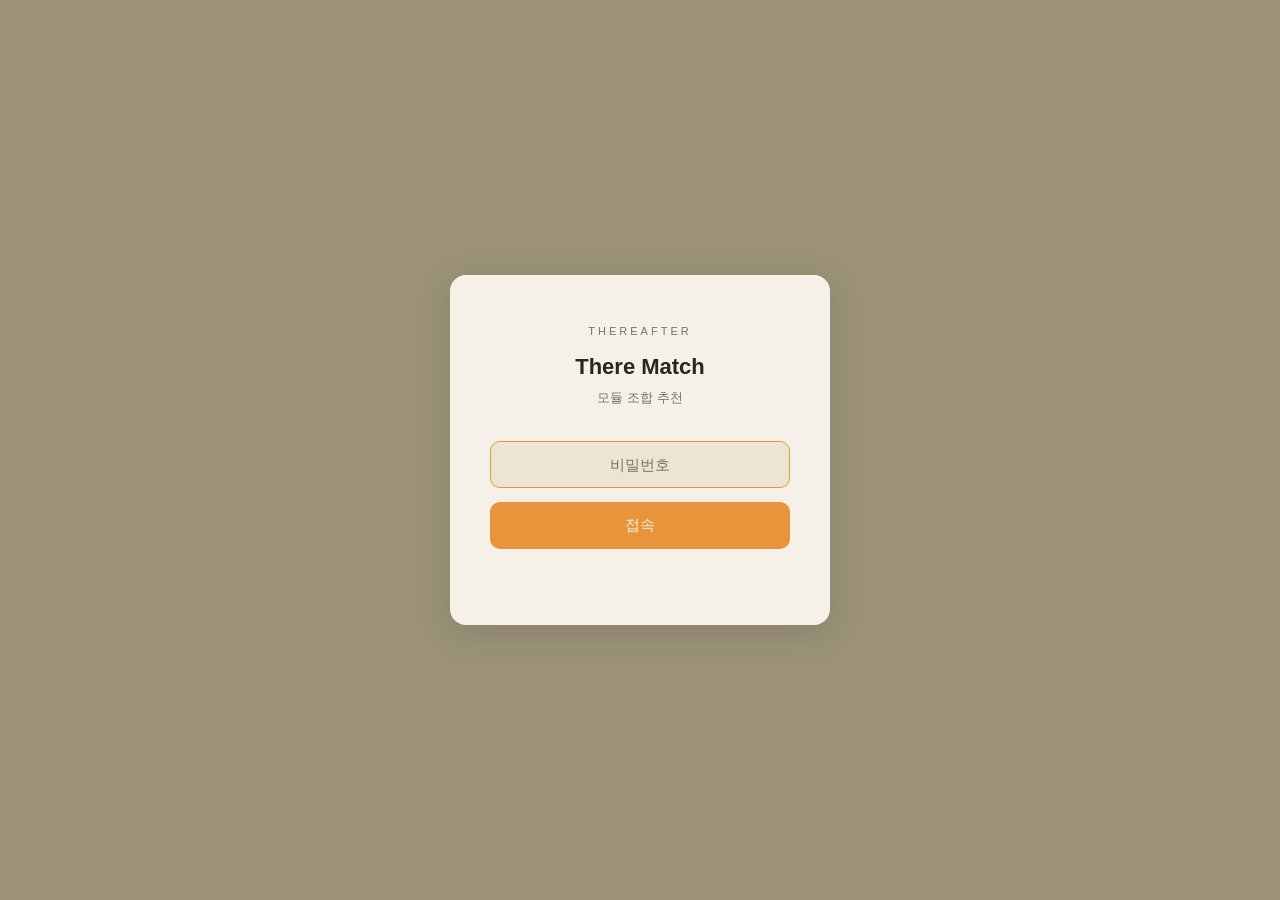
<file: index.html>
<!DOCTYPE html>
<html lang="ko">
<head>
  <meta charset="UTF-8">
  <meta name="viewport" content="width=device-width, initial-scale=1.0">
  <title>thereafter - There Match</title>
  <link rel="stylesheet" href="style.css">
</head>
<body>

  <!-- PASSWORD GATE -->
  <div class="gate" id="gate">
    <div class="gate-box">
      <div class="gate-brand">THEREAFTER</div>
      <h1 class="gate-title">There Match</h1>
      <p class="gate-desc">모듈 조합 추천</p>
      <input type="password" class="gate-input" id="gate-input" placeholder="비밀번호" autocomplete="off">
      <button class="gate-btn" id="gate-btn">접속</button>
      <p class="gate-error" id="gate-error"></p>
    </div>
  </div>

  <header class="hero">
    <div class="hero-inner">
      <div class="hero-top">
        <div class="brand">
          <img src="logo_white.png" alt="thereafter" class="brand-logo">
        </div>
        <div class="hero-right">
          <button class="lock-btn" id="lock-btn">내부 모드</button>
        </div>
      </div>
      <h1 class="main-title">There Match</h1>
      <p class="hero-desc">RFP 입력 → 모듈 조합 자동 추천</p>
    </div>
  </header>

  <main class="content">
    <div class="content-inner">

      <!-- INPUT SECTION -->
      <div id="inputSection">

        <!-- Step 1 -->
        <div class="step">
          <div class="step-header">
            <div class="step-num">1</div>
            <div class="step-title">프로젝트 유형</div>
            <div class="step-sub">단일 선택</div>
          </div>
          <div class="tags" id="projectType">
            <div class="tag" data-val="경험공간">경험공간</div>
            <div class="tag" data-val="판매공간">판매공간</div>
            <div class="tag" data-val="비상설전시">비상설전시</div>
            <div class="tag" data-val="이벤트">이벤트</div>
            <div class="tag" data-val="팝업">팝업</div>
            <div class="tag" data-val="컨설팅">컨설팅</div>
          </div>
        </div>

        <!-- Step 2 -->
        <div class="step">
          <div class="step-header">
            <div class="step-num">2</div>
            <div class="step-title">업종</div>
            <div class="step-sub">단일 선택</div>
          </div>
          <div class="tags" id="industry">
            <div class="tag" data-val="가전/전자">가전/전자</div>
            <div class="tag" data-val="패션/뷰티">패션/뷰티</div>
            <div class="tag" data-val="F&B">F&B</div>
            <div class="tag" data-val="자동차">자동차</div>
            <div class="tag" data-val="유통/리테일">유통/리테일</div>
            <div class="tag" data-val="IT/통신">IT/통신</div>
            <div class="tag" data-val="라이프스타일">라이프스타일</div>
          </div>
        </div>

        <!-- Step 3 -->
        <div class="step">
          <div class="step-header">
            <div class="step-num">3</div>
            <div class="step-title">핵심 타겟</div>
            <div class="step-sub">단일 선택</div>
          </div>
          <div class="tags" id="target">
            <div class="tag" data-val="MZ">MZ (20-35)</div>
            <div class="tag" data-val="3040가족">3040 가족</div>
            <div class="tag" data-val="5060시니어">5060 시니어</div>
            <div class="tag" data-val="프리미엄">프리미엄/VIP</div>
            <div class="tag" data-val="전연령">전연령</div>
          </div>
        </div>

        <!-- Step 4 -->
        <div class="step">
          <div class="step-header">
            <div class="step-num">4</div>
            <div class="step-title">핵심 목적</div>
            <div class="step-sub">복수 선택</div>
          </div>
          <div class="tags multi" id="objective">
            <div class="tag" data-val="매출">매출 증대</div>
            <div class="tag" data-val="인지도">브랜드 인지도</div>
            <div class="tag" data-val="체류">고객 체류시간</div>
            <div class="tag" data-val="유입">신규 고객 유입</div>
            <div class="tag" data-val="재방문">재방문율</div>
            <div class="tag" data-val="체험">제품 체험</div>
            <div class="tag" data-val="바이럴">SNS 바이럴</div>
          </div>
        </div>

        <!-- Step 5 -->
        <div class="step">
          <div class="step-header">
            <div class="step-num">5</div>
            <div class="step-title">예산 규모</div>
            <div class="step-sub">단일 선택</div>
          </div>
          <div class="tags" id="budget">
            <div class="tag" data-val="~5천만">~5천만</div>
            <div class="tag" data-val="5천만~2억">5천만~2억</div>
            <div class="tag" data-val="2억~5억">2억~5억</div>
            <div class="tag" data-val="5억+">5억+</div>
            <div class="tag" data-val="미정">미정</div>
          </div>
        </div>

        <!-- Step 6 -->
        <div class="step">
          <div class="step-header">
            <div class="step-num">6</div>
            <div class="step-title">클라이언트 / 키워드</div>
            <div class="step-sub">선택사항</div>
          </div>
          <input type="text" class="text-input" id="clientName" placeholder="클라이언트명 (비중복 추적용)">
          <textarea class="text-input" id="keywords" placeholder="예: 구독 경험, 홈카페, 예약제, 프리미엄 체험존"></textarea>
        </div>

        <div class="btn-row">
          <button class="btn btn-primary" id="runBtn">조합 추천 실행</button>
          <button class="btn btn-secondary" id="resetBtn">초기화</button>
        </div>
      </div>

      <!-- RESULTS SECTION -->
      <div id="results">
        <div class="divider"></div>
        <div class="summary-bar" id="summaryBar"></div>
        <div id="recipeMatch"></div>
        <div class="result-section" id="resM5"></div>
        <div class="result-section" id="resM1"></div>
        <div class="result-section" id="resM2"></div>
        <div class="result-section" id="resM3"></div>
        <div class="result-section" id="resM4"></div>

        <div class="result-section">
          <div class="result-label">조합 요약 (복사용)</div>
          <div class="copy-box" id="copyBox"></div>
          <div class="btn-row">
            <button class="btn btn-secondary" id="copyBtn">클립보드 복사</button>
            <button class="btn btn-secondary" id="downloadBtn">JSON 다운로드</button>
          </div>
        </div>

        <!-- History (internal only) -->
        <div class="result-section history-section" id="historySection">
          <div class="result-label">PT 이력</div>
          <div id="historyList"></div>
          <div class="btn-row">
            <button class="btn btn-secondary" id="clearHistoryBtn">이력 초기화</button>
          </div>
        </div>

        <div class="btn-row">
          <button class="btn btn-secondary" id="backBtn">← 입력으로 돌아가기</button>
        </div>
      </div>

    </div>
  </main>

  <footer>
    <p>thereafter &copy; 2024</p>
  </footer>

  <div class="toast" id="toast">복사 완료</div>

  <script src="app.js"></script>
</body>
</html>
</file>
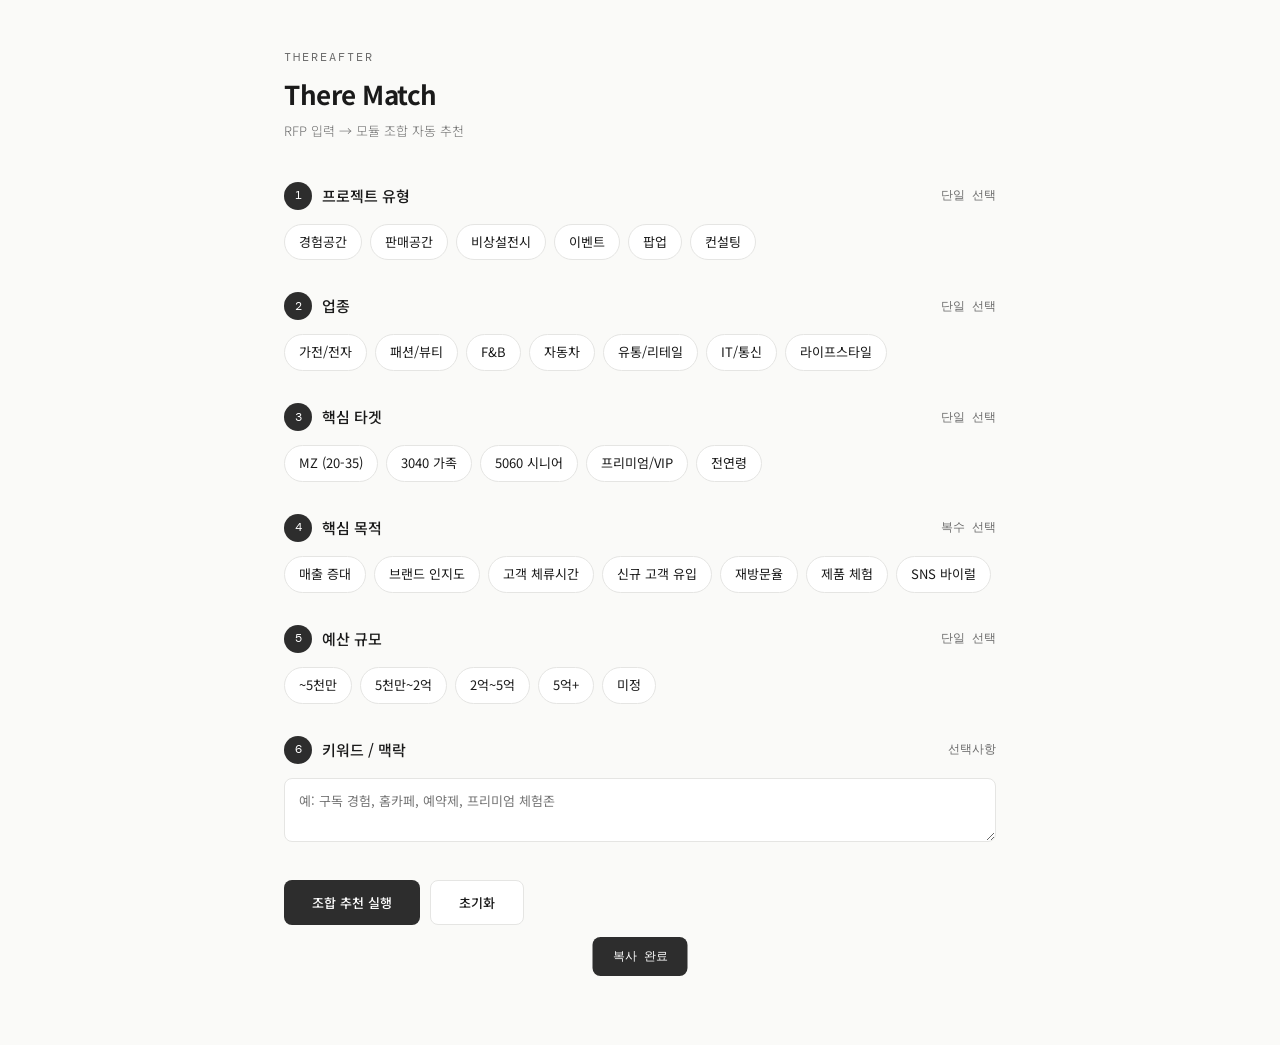
<file: there-match-prototype.html>
<!DOCTYPE html>
<html lang="ko">
<head>
<meta charset="UTF-8">
<meta name="viewport" content="width=device-width, initial-scale=1.0">
<title>There Match — 모듈 조합 추천</title>
<link href="https://fonts.googleapis.com/css2?family=Noto+Sans+KR:wght@300;400;500;700&family=DM+Mono:wght@400;500&display=swap" rel="stylesheet">
<style>
:root {
  --bg: #fafaf8;
  --card: #ffffff;
  --text: #1a1a1a;
  --sub: #6b6b6b;
  --accent: #2d2d2d;
  --border: #e5e5e3;
  --hover: #f5f5f3;
  --tag-bg: #f0f0ee;
  --tag-active: #2d2d2d;
  --tag-active-text: #ffffff;
  --blue: #2563eb;
  --blue-light: #eff6ff;
  --green: #16a34a;
  --green-light: #f0fdf4;
  --amber: #d97706;
  --amber-light: #fffbeb;
  --mono: 'DM Mono', monospace;
  --sans: 'Noto Sans KR', sans-serif;
}

* { margin: 0; padding: 0; box-sizing: border-box; }

body {
  font-family: var(--sans);
  background: var(--bg);
  color: var(--text);
  min-height: 100vh;
  line-height: 1.6;
}

.container {
  max-width: 760px;
  margin: 0 auto;
  padding: 48px 24px 120px;
}

/* Header */
.header { margin-bottom: 40px; }

.header .brand {
  font-family: var(--mono);
  font-size: 12px;
  letter-spacing: 2px;
  text-transform: uppercase;
  color: var(--sub);
  margin-bottom: 6px;
}

.header h1 {
  font-size: 26px;
  font-weight: 700;
  letter-spacing: -0.5px;
  margin-bottom: 6px;
}

.header .desc {
  font-size: 13px;
  color: var(--sub);
  font-weight: 300;
}

/* Steps */
.step {
  margin-bottom: 32px;
  opacity: 1;
  transition: opacity 0.3s;
}

.step-header {
  display: flex;
  align-items: center;
  gap: 10px;
  margin-bottom: 14px;
}

.step-num {
  width: 28px;
  height: 28px;
  border-radius: 50%;
  background: var(--accent);
  color: #fff;
  font-family: var(--mono);
  font-size: 12px;
  display: flex;
  align-items: center;
  justify-content: center;
}

.step-title {
  font-size: 15px;
  font-weight: 500;
}

.step-sub {
  font-size: 12px;
  color: var(--sub);
  margin-left: auto;
  font-family: var(--mono);
}

/* Tags */
.tags { display: flex; flex-wrap: wrap; gap: 8px; }

.tag {
  padding: 7px 14px;
  border: 1px solid var(--border);
  border-radius: 20px;
  font-size: 13px;
  cursor: pointer;
  background: var(--card);
  transition: all 0.15s;
  user-select: none;
}

.tag:hover { background: var(--hover); }
.tag.active { background: var(--tag-active); color: var(--tag-active-text); border-color: var(--tag-active); }

/* Text Input */
.text-input {
  width: 100%;
  padding: 12px 14px;
  border: 1px solid var(--border);
  border-radius: 8px;
  font-family: var(--sans);
  font-size: 13px;
  background: var(--card);
  transition: border-color 0.2s;
  outline: none;
}
.text-input:focus { border-color: var(--accent); }
textarea.text-input { resize: vertical; min-height: 64px; }

/* Divider */
.divider { height: 1px; background: var(--border); margin: 36px 0; }

/* Button */
.btn-row { display: flex; gap: 10px; margin-top: 24px; }

.btn {
  padding: 12px 28px;
  border: none;
  border-radius: 8px;
  font-family: var(--sans);
  font-size: 13px;
  font-weight: 500;
  cursor: pointer;
  transition: all 0.2s;
}

.btn-primary { background: var(--accent); color: #fff; }
.btn-primary:hover { opacity: 0.85; }
.btn-secondary { background: var(--card); color: var(--text); border: 1px solid var(--border); }
.btn-secondary:hover { background: var(--hover); }

/* ===== RESULTS ===== */
#results { display: none; }
#results.show { display: block; }

.result-section {
  background: var(--card);
  border: 1px solid var(--border);
  border-radius: 12px;
  padding: 24px;
  margin-bottom: 16px;
}

.result-label {
  font-family: var(--mono);
  font-size: 11px;
  letter-spacing: 1.5px;
  text-transform: uppercase;
  color: var(--sub);
  margin-bottom: 4px;
}

.result-module-name {
  font-size: 13px;
  font-weight: 500;
  margin-bottom: 2px;
}

.result-module-desc {
  font-size: 12px;
  color: var(--sub);
  font-weight: 300;
}

/* Module Card */
.module-card {
  border-left: 3px solid var(--border);
  padding: 12px 16px;
  margin-bottom: 10px;
  background: var(--bg);
  border-radius: 0 8px 8px 0;
  cursor: pointer;
  transition: all 0.15s;
}

.module-card:hover { border-left-color: var(--accent); }
.module-card.selected { border-left-color: var(--accent); background: #f8f8f6; }

.module-card .mc-tag {
  font-family: var(--mono);
  font-size: 10px;
  color: var(--sub);
  text-transform: uppercase;
  letter-spacing: 1px;
}

.module-card .mc-name {
  font-size: 14px;
  font-weight: 500;
  margin: 2px 0;
}

.module-card .mc-desc {
  font-size: 12px;
  color: var(--sub);
  line-height: 1.5;
}

.module-card .mc-badge {
  display: inline-block;
  padding: 2px 8px;
  border-radius: 4px;
  font-size: 10px;
  font-family: var(--mono);
  margin-top: 4px;
}

.badge-primary { background: var(--blue-light); color: var(--blue); }
.badge-secondary { background: var(--tag-bg); color: var(--sub); }
.badge-match { background: var(--green-light); color: var(--green); }

/* Insight Cards */
.insight-grid {
  display: grid;
  grid-template-columns: 1fr;
  gap: 8px;
}

.insight-card {
  display: flex;
  align-items: flex-start;
  gap: 12px;
  padding: 12px 14px;
  background: var(--bg);
  border-radius: 8px;
  border: 1px solid transparent;
  transition: all 0.15s;
}

.insight-card:hover { border-color: var(--border); }

.insight-num {
  font-family: var(--mono);
  font-size: 11px;
  color: var(--sub);
  min-width: 28px;
  padding-top: 2px;
}

.insight-content { flex: 1; }

.insight-name {
  font-size: 13px;
  font-weight: 500;
  margin-bottom: 2px;
}

.insight-desc {
  font-size: 11px;
  color: var(--sub);
  line-height: 1.5;
}

.insight-tags {
  display: flex;
  gap: 4px;
  margin-top: 4px;
  flex-wrap: wrap;
}

.insight-tag {
  font-family: var(--mono);
  font-size: 9px;
  padding: 1px 6px;
  background: var(--tag-bg);
  border-radius: 3px;
  color: var(--sub);
}

/* Summary Bar */
.summary-bar {
  background: var(--accent);
  color: #fff;
  border-radius: 12px;
  padding: 20px 24px;
  margin-bottom: 16px;
}

.summary-bar .sb-title {
  font-family: var(--mono);
  font-size: 11px;
  letter-spacing: 1.5px;
  text-transform: uppercase;
  opacity: 0.6;
  margin-bottom: 10px;
}

.summary-flow {
  display: flex;
  align-items: center;
  gap: 8px;
  flex-wrap: wrap;
  font-size: 13px;
}

.summary-flow .sf-module {
  background: rgba(255,255,255,0.12);
  padding: 4px 10px;
  border-radius: 6px;
  font-weight: 500;
}

.summary-flow .sf-arrow {
  opacity: 0.4;
  font-size: 11px;
}

/* Recipe */
.recipe-tag {
  display: inline-block;
  padding: 4px 10px;
  border-radius: 6px;
  font-size: 11px;
  font-family: var(--mono);
  background: var(--amber-light);
  color: var(--amber);
  margin-bottom: 12px;
}

/* Copy section */
.copy-box {
  background: var(--bg);
  border: 1px solid var(--border);
  border-radius: 8px;
  padding: 16px;
  font-family: var(--mono);
  font-size: 11px;
  line-height: 1.8;
  color: var(--sub);
  white-space: pre-wrap;
  max-height: 200px;
  overflow-y: auto;
}

.toast {
  position: fixed;
  bottom: 24px;
  left: 50%;
  transform: translateX(-50%) translateY(100px);
  background: var(--accent);
  color: #fff;
  padding: 10px 20px;
  border-radius: 8px;
  font-size: 12px;
  font-family: var(--mono);
  transition: transform 0.3s ease;
  z-index: 100;
}
.toast.show { transform: translateX(-50%) translateY(0); }
</style>
</head>
<body>

<div class="container">
  <!-- Header -->
  <div class="header">
    <div class="brand">thereafter</div>
    <h1>There Match</h1>
    <div class="desc">RFP 입력 → 모듈 조합 자동 추천</div>
  </div>

  <!-- INPUT SECTION -->
  <div id="inputSection">

    <!-- Step 1: 프로젝트 유형 -->
    <div class="step">
      <div class="step-header">
        <div class="step-num">1</div>
        <div class="step-title">프로젝트 유형</div>
        <div class="step-sub">단일 선택</div>
      </div>
      <div class="tags" id="projectType">
        <div class="tag" data-val="경험공간">경험공간</div>
        <div class="tag" data-val="판매공간">판매공간</div>
        <div class="tag" data-val="비상설전시">비상설전시</div>
        <div class="tag" data-val="이벤트">이벤트</div>
        <div class="tag" data-val="팝업">팝업</div>
        <div class="tag" data-val="컨설팅">컨설팅</div>
      </div>
    </div>

    <!-- Step 2: 업종 -->
    <div class="step">
      <div class="step-header">
        <div class="step-num">2</div>
        <div class="step-title">업종</div>
        <div class="step-sub">단일 선택</div>
      </div>
      <div class="tags" id="industry">
        <div class="tag" data-val="가전/전자">가전/전자</div>
        <div class="tag" data-val="패션/뷰티">패션/뷰티</div>
        <div class="tag" data-val="F&B">F&B</div>
        <div class="tag" data-val="자동차">자동차</div>
        <div class="tag" data-val="유통/리테일">유통/리테일</div>
        <div class="tag" data-val="IT/통신">IT/통신</div>
        <div class="tag" data-val="라이프스타일">라이프스타일</div>
      </div>
    </div>

    <!-- Step 3: 핵심 타겟 -->
    <div class="step">
      <div class="step-header">
        <div class="step-num">3</div>
        <div class="step-title">핵심 타겟</div>
        <div class="step-sub">단일 선택</div>
      </div>
      <div class="tags" id="target">
        <div class="tag" data-val="MZ">MZ (20-35)</div>
        <div class="tag" data-val="3040가족">3040 가족</div>
        <div class="tag" data-val="5060시니어">5060 시니어</div>
        <div class="tag" data-val="프리미엄">프리미엄/VIP</div>
        <div class="tag" data-val="전연령">전연령</div>
      </div>
    </div>

    <!-- Step 4: 핵심 목적 -->
    <div class="step">
      <div class="step-header">
        <div class="step-num">4</div>
        <div class="step-title">핵심 목적</div>
        <div class="step-sub">복수 선택</div>
      </div>
      <div class="tags multi" id="objective">
        <div class="tag" data-val="매출">매출 증대</div>
        <div class="tag" data-val="인지도">브랜드 인지도</div>
        <div class="tag" data-val="체류">고객 체류시간</div>
        <div class="tag" data-val="유입">신규 고객 유입</div>
        <div class="tag" data-val="재방문">재방문율</div>
        <div class="tag" data-val="체험">제품 체험</div>
        <div class="tag" data-val="바이럴">SNS 바이럴</div>
      </div>
    </div>

    <!-- Step 5: 예산 -->
    <div class="step">
      <div class="step-header">
        <div class="step-num">5</div>
        <div class="step-title">예산 규모</div>
        <div class="step-sub">단일 선택</div>
      </div>
      <div class="tags" id="budget">
        <div class="tag" data-val="~5천만">~5천만</div>
        <div class="tag" data-val="5천만~2억">5천만~2억</div>
        <div class="tag" data-val="2억~5억">2억~5억</div>
        <div class="tag" data-val="5억+">5억+</div>
        <div class="tag" data-val="미정">미정</div>
      </div>
    </div>

    <!-- Step 6: 키워드 -->
    <div class="step">
      <div class="step-header">
        <div class="step-num">6</div>
        <div class="step-title">키워드 / 맥락</div>
        <div class="step-sub">선택사항</div>
      </div>
      <textarea class="text-input" id="keywords" placeholder="예: 구독 경험, 홈카페, 예약제, 프리미엄 체험존"></textarea>
    </div>

    <div class="btn-row">
      <button class="btn btn-primary" onclick="runMatch()">조합 추천 실행</button>
      <button class="btn btn-secondary" onclick="resetAll()">초기화</button>
    </div>
  </div>

  <!-- RESULTS SECTION -->
  <div id="results">
    <div class="divider"></div>

    <!-- Summary -->
    <div class="summary-bar" id="summaryBar"></div>

    <!-- Recipe match -->
    <div id="recipeMatch"></div>

    <!-- M5 Story -->
    <div class="result-section" id="resM5"></div>

    <!-- M1 Opening -->
    <div class="result-section" id="resM1"></div>

    <!-- M2 Perspective -->
    <div class="result-section" id="resM2"></div>

    <!-- M3 Insights -->
    <div class="result-section" id="resM3"></div>

    <!-- M4 Concept -->
    <div class="result-section" id="resM4"></div>

    <!-- Copy -->
    <div class="result-section">
      <div class="result-label">조합 요약 (복사용)</div>
      <div class="copy-box" id="copyBox"></div>
      <div class="btn-row">
        <button class="btn btn-secondary" onclick="copyResult()">클립보드 복사</button>
        <button class="btn btn-secondary" onclick="downloadResult()">JSON 다운로드</button>
      </div>
    </div>

    <div class="btn-row">
      <button class="btn btn-secondary" onclick="backToInput()">← 입력으로 돌아가기</button>
    </div>
  </div>
</div>

<div class="toast" id="toast">복사 완료</div>

<script>
// ===== DATA =====

const STORIES = [
  { id: 'S1', name: '1.비교 대비형', desc: '가장 많이 사용. A방식 문제→전환→B방식 인사이트→우리 선택', fit: '경쟁PT, 차별화, 명확한 대안' },
  { id: 'S2', name: '2.충격 후 논리형', desc: '극적 데이터→원인→관점→인사이트→솔루션', fit: '임팩트 필요, 위기, 빠른 어텐션' },
  { id: 'S3', name: '3.클래식 논리형', desc: '배경/문제/목표→분석→인사이트→시사점→제안', fit: '보수적 분위기, 안정적 설득' },
  { id: 'S4', name: '4.과거-현재-미래형', desc: '타임라인→과거→현재 전환점→인사이트→미래 비전', fit: '리브랜딩, 중장기 전략' },
  { id: 'S5', name: '5.문제-해법 집중형', desc: '핵심 문제→심화→해법 인사이트→작동 원리→실행', fit: '문제 해결, 실행 중심' }
];

const OPENINGS = [
  { id: 'O1', name: '1.장면 묘사', desc: '토요일 오후, LG 경험공간에서…', fit: '현장감, 공감' },
  { id: 'O2', name: '2.고객 목소리', desc: '고객이 가장 많이 묻는 질문', fit: '진정성, 부드러운 진입' },
  { id: 'O3', name: '3.데이터 발견', desc: '6개월 데이터 분석 결과', fit: '객관성, 신뢰' },
  { id: 'O4', name: '4.변화 시작', desc: '최근 눈에 띄는 변화가 있습니다', fit: '트렌드, 맥락' },
  { id: 'O5', name: '5.사례에서 시작', desc: '유니클로 강남점에 다녀왔습니다', fit: '스토리텔링, 호기심' },
  { id: 'O6', name: '6.숫자 하나', desc: '하나의 숫자만 보여줌', fit: '미니멀, 집중, 강렬' },
  { id: 'O7', name: '7.역설 제시', desc: '더 많이 보여줄수록 덜 팔립니다', fit: '인지부조화, 뒤집기' },
  { id: 'O8', name: '8.극단 대비', desc: '8분 vs 3시간', fit: '충격, 격차, 위기감' },
  { id: 'O9', name: '9.비유로 시작', desc: '레스토랑 메뉴판을 떠올려보세요', fit: '이해 쉬움, 친근' },
  { id: 'O10', name: '10.선언형', desc: '오늘 한 가지만 기억해주세요', fit: '명확성, 확신' }
];

const LAWS = [
  { id: 'L1', name: '#1 선택 피로', desc: '선택지 많으면 결정 못함. 3개가 최적.', insights: [9,12,15,16,21] },
  { id: 'L2', name: '#2 재정의', desc: 'A가 아니라 B로 정의 = 카테고리 창조', insights: [5,6,7,22,23,27,30,33,50] },
  { id: 'L3', name: '#3 본질 우선', desc: '겉모습 < 기능. 트렌드 < 본질', insights: [8,10,11,13] },
  { id: 'L4', name: '#4 희소성', desc: '확장 거부 = 목적지. 숨김 = 발견', insights: [3,4,18] },
  { id: 'L5', name: '#5 투명성', desc: '보여줄수록 믿음. 과정 공개 = 신뢰', insights: [1,24] },
  { id: 'L6', name: '#6 집중', desc: '안 하는 것이 전략. 좁은 타겟.', insights: [17,20,49] },
  { id: 'L7', name: '#7 공감', desc: '특별함 < 평범함. 가르침 < 응원', insights: [32,34] },
  { id: 'L8', name: '#8 관찰', desc: '발명 < 발견. 이미 하던 것 포착', insights: [35] },
  { id: 'L9', name: '#9 역발상', desc: '업계 상식 반대로', insights: [26,48] },
  { id: 'L10', name: '#10 세계관', desc: '스타 의존 < 세계 구축', insights: [14] }
];

const CONCEPTS = [
  { id: 'C1', name: '1.핵심 3요소 전개형', desc: '3가지 도출 → 공간/경험/운영 번역 → 통합', fit: '복합 솔루션, 체계적' },
  { id: 'C2', name: '2.전환 로드맵형', desc: '현재→목표→단계별 전환', fit: '변화 관리, 실행 중심' },
  { id: 'C3', name: '3.단일 컨셉 관통형', desc: '하나의 컨셉 선언 → 5가지 발현', fit: '일관성 극대화, 강력한 방향' },
  { id: 'C4', name: '4.문제-해법-증명형', desc: '문제 재정의 → 통합 해법 → 실행 가능성', fit: '논리적 설득, 리스크 해소' },
  { id: 'C5', name: '5.경험 여정 설계형', desc: '고객 여정 재설계 → 터치포인트별 경험', fit: '고객 중심, 경험 설계' },
  { id: 'C6', name: '6.차별화 시스템형', desc: '경쟁사 vs 우리 → 차별화 5대 요소', fit: '경쟁PT, 포지셔닝' },
  { id: 'C7', name: '7.단계별 가치 창출형', desc: 'Phase별 진화 → 공간→경험→문화', fit: '장기 전략, 비전' },
  { id: 'C8', name: '8.통합 운영 시스템형', desc: '운영 철학 → 5대 운영 체계', fit: '운영 중심, 지속 가능' },
  { id: 'C9', name: '9.숫자로 증명형', desc: '핵심 지표 3개 → 실행 → 측정', fit: '성과 중심, 정량' },
  { id: 'C10', name: '10.예산 최적화형', desc: '제약 내 컨셉 → 비용 효율 → ROI', fit: '예산 제약, 경영진 설득' }
];

const INSIGHTS_DATA = {
  1: { name: '지울 수 없는 진심 (안성기의 손편지)', keywords: '#손편지 #진심', track: 'Track1' },
  2: { name: '셀프 환대 (최화정)', keywords: '#리추얼 #셀프환대', track: 'Track2' },
  3: { name: '로컬의 중력', keywords: '#결핍의미학 #목적지브랜드 #성심당', track: 'Track1' },
  4: { name: '지금 아니면 없다', keywords: '#긴박한경험 #시간제한 #자라', track: 'Track3' },
  5: { name: "먹는 곳이 아니라 '있는' 곳", keywords: '#체류형공간 #런던베이글뮤지엄', track: 'Track3' },
  6: { name: "평범한 것을 '뮤지엄'이라 부르는 순간", keywords: '#네이밍의힘 #경험격상', track: 'Track3' },
  7: { name: "매장이 아니라 '사건'", keywords: '#드롭컬처 #오픈런 #ZARA', track: 'Track3' },
  8: { name: '완벽한 기본', keywords: '#본질의완성 #유니클로 #장인정신', track: 'Track1' },
  9: { name: "옷장이 아니라 '유니폼'", keywords: '#보편성 #선택단순화 #유니클로', track: 'Track2' },
  10: { name: '보이지 않는 기술', keywords: '#숨겨진혁신 #유니클로', track: 'Track1' },
  11: { name: '계절을 파는 가게', keywords: '#기능이스타일 #에어리즘 #히트텍', track: 'Track1' },
  12: { name: '빠지는 것의 미학', keywords: '#극단적단순 #노로고 #미니멀', track: 'Track1' },
  13: { name: '못생긴 밑창의 역습', keywords: '#기능주의 #엔지니어링 #온', track: 'Track1' },
  14: { name: '주인공을 죽여도 세계는 산다', keywords: '#세계관 #유니버스 #주토피아', track: 'Track1' },
  15: { name: '선택지가 3개밖에 없는 마트', keywords: '#결정피로 #코스트코 #큐레이션', track: 'Track2' },
  16: { name: '메뉴가 3개밖에 없는 버거집', keywords: '#단순함 #인앤아웃 #집중', track: 'Track1' },
  17: { name: '안 하는 버거집', keywords: '#거부 #원칙 #인앤아웃', track: 'Track2' },
  18: { name: '시크릿 메뉴가 더 유명한 가게', keywords: '#숨김 #시크릿메뉴 #인앤아웃', track: 'Track2' },
  19: { name: '컨시어지가 있는 서점', keywords: '#맞춤서비스 #츠타야 #큐레이션', track: 'Track2' },
  20: { name: '50대만 오는 서점', keywords: '#선택과집중 #시니어 #츠타야', track: 'Track2' },
  21: { name: '3개의 법칙', keywords: '#결정피로 #선택축소 #심리학', track: 'Track1' },
  22: { name: '신발이 아니라 선수를 팝니다', keywords: '#꿈 #나이키 #스토리', track: 'Track2' },
  23: { name: '집도 아니고 회사도 아닌 곳', keywords: '#스타벅스 #제3의공간 #카테고리창조', track: 'Track1' },
  24: { name: '주방이 카운터 앞에 있습니다', keywords: '#오픈키친 #치폴레 #투명성', track: 'Track1' },
  25: { name: '종이봉투에 철학을 쓰는 식당', keywords: '#문화 #치폴레 #콘텐츠', track: 'Track2' },
  26: { name: '집주인이 고객보다 중요한 회사', keywords: '#공급중심 #에어비앤비 #역발상', track: 'Track2' },
  27: { name: '호텔이 아니라 경험을 팝니다', keywords: '#경험판매 #에어비앤비 #로컬', track: 'Track1' },
  28: { name: '영상 속 남자가 튀어나왔습니다', keywords: '#디지털소환 #온오프통합', track: 'Track3' },
  29: { name: '상 못 받았는데 가장 화제', keywords: '#기억승리 #화제성', track: 'Track2' },
  30: { name: '숫자가 아니라, 구름', keywords: '#감각의언어 #스펙을느낌으로 #온', track: 'Track3' },
  31: { name: '완벽하게 통역되자, 아무것도 통하지 않았습니다', keywords: '#AI통역 #기술의역설', track: 'Track3' },
  32: { name: '"나도 저래" - 네 글자로 끝나는 공감', keywords: '#나도저래 #평범의보편 #러브미', track: 'Track2' },
  33: { name: '물인데, 맥주캔', keywords: '#리퀴드데스 #정체성디자인 #포장의힘', track: 'Track3' },
  34: { name: '선생님이 아니라, 초록 올빼미', keywords: '#두올링고 #응원의교육', track: 'Track2' },
  35: { name: '새로운 게 아니라, 이미 하던 거', keywords: '#관찰의힘 #크래프트하인즈 #소비자가만든다', track: 'Track3' },
  48: { name: "Tea'stone — 문턱을 낮추자 MZ가 왔다", keywords: '#전통차MZ #티스톤 #역발상', track: 'Track3' },
  49: { name: 'Fisheye — 3㎡ 구멍가게의 시스템', keywords: '#시스템화 #피쉬아이 #데이터표준화', track: 'Track1' },
  50: { name: 'Moncler Genius — 이벤트를 시스템으로', keywords: '#몽클레르 #이벤트시스템 #반복구조', track: 'Track3' }
};

// ===== MATCHING LOGIC =====

const STORY_RULES = {
  '경험공간':   { primary: 'S4', secondary: ['S3','S5'] },
  '판매공간':   { primary: 'S1', secondary: ['S5','S3'] },
  '비상설전시': { primary: 'S5', secondary: ['S1','S3'] },
  '이벤트':     { primary: 'S2', secondary: ['S5','S4'] },
  '팝업':       { primary: 'S2', secondary: ['S5','S1'] },
  '컨설팅':     { primary: 'S3', secondary: ['S1','S5'] }
};

const STORY_OPENING_FIT = {
  'S1': { best: ['O8','O7','O6'], avoid: ['O1'] },
  'S2': { best: ['O6','O8','O3'], avoid: ['O9'] },
  'S3': { best: ['O3','O4','O1'], avoid: ['O7'] },
  'S4': { best: ['O4','O5','O1'], avoid: ['O6'] },
  'S5': { best: ['O2','O3','O7'], avoid: ['O10'] }
};

const CONCEPT_RULES = {
  '경험공간':   { primary: 'C5', secondary: ['C3','C7'] },
  '판매공간':   { primary: 'C2', secondary: ['C4','C1'] },
  '비상설전시': { primary: 'C5', secondary: ['C6','C1'] },
  '이벤트':     { primary: 'C5', secondary: ['C7','C3'] },
  '팝업':       { primary: 'C3', secondary: ['C1','C5'] },
  '컨설팅':     { primary: 'C9', secondary: ['C4','C8'] }
};

const BUDGET_CONCEPT_OVERRIDE = {
  '~5천만':     ['C10','C4'],
  '5천만~2억':  ['C10','C4','C1'],
};

// Industry → Law affinity
const INDUSTRY_LAW = {
  '가전/전자':   ['L1','L3','L6'],
  '패션/뷰티':   ['L2','L4','L10'],
  'F&B':         ['L4','L2','L6'],
  '자동차':      ['L3','L2','L5'],
  '유통/리테일': ['L1','L6','L8'],
  'IT/통신':     ['L2','L10','L7'],
  '라이프스타일':['L7','L2','L9']
};

// Target → Law boost
const TARGET_LAW = {
  'MZ':         ['L2','L7','L9'],
  '3040가족':   ['L1','L3','L5'],
  '5060시니어': ['L6','L3','L5'],
  '프리미엄':   ['L4','L3','L10'],
  '전연령':     ['L1','L2','L7']
};

// Objective → Law boost
const OBJ_LAW = {
  '매출':   ['L1','L6'],
  '인지도': ['L2','L10'],
  '체류':   ['L7','L5'],
  '유입':   ['L4','L9'],
  '재방문': ['L7','L5'],
  '체험':   ['L3','L8'],
  '바이럴': ['L4','L2']
};

// ===== RECIPES =====
const RECIPES = [
  { name: 'Recipe A: 위기감 + 전환', cond: (p,i,t,o) => p==='판매공간' && o.includes('매출'), m5:'S1',m1:'O8',m2:'L1',m4:'C4' },
  { name: 'Recipe B: 재정의 + 비전', cond: (p,i,t,o) => p==='경험공간' && o.includes('인지도'), m5:'S4',m1:'O5',m2:'L2',m4:'C3' },
  { name: 'Recipe C: 데이터 + 실행', cond: (p,i,t,o) => p==='컨설팅', m5:'S3',m1:'O3',m2:'L3',m4:'C9' },
  { name: 'Recipe D: 고객 공감 + 경험', cond: (p,i,t,o) => (p==='팝업'||p==='이벤트') && o.includes('체험'), m5:'S5',m1:'O2',m2:'L7',m4:'C5' },
  { name: 'Recipe E: 희소성 + 프리미엄', cond: (p,i,t,o) => t==='프리미엄', m5:'S2',m1:'O6',m2:'L4',m4:'C6' },
];

// ===== TAG LOGIC =====
document.querySelectorAll('.tags').forEach(group => {
  const isMulti = group.classList.contains('multi');
  group.querySelectorAll('.tag').forEach(tag => {
    tag.addEventListener('click', () => {
      if (isMulti) { tag.classList.toggle('active'); }
      else { group.querySelectorAll('.tag').forEach(t => t.classList.remove('active')); tag.classList.toggle('active'); }
    });
  });
});

function getVal(id) {
  const t = document.querySelector(`#${id} .tag.active`);
  return t ? t.dataset.val : '';
}
function getVals(id) {
  return Array.from(document.querySelectorAll(`#${id} .tag.active`)).map(t => t.dataset.val);
}

// ===== MAIN MATCH =====
function runMatch() {
  const pType = getVal('projectType');
  const industry = getVal('industry');
  const target = getVal('target');
  const objectives = getVals('objective');
  const budget = getVal('budget');
  const keywords = document.getElementById('keywords').value;

  if (!pType) { alert('프로젝트 유형을 선택해주세요.'); return; }

  // 1. M5 Story
  const storyRule = STORY_RULES[pType] || STORY_RULES['경험공간'];
  // Boost: if objectives include 매출, prefer S1; if 인지도, prefer S4
  let m5id = storyRule.primary;
  if (objectives.includes('매출') && storyRule.secondary.includes('S1')) m5id = 'S1';

  const m5 = STORIES.find(s => s.id === m5id);
  const m5alts = storyRule.secondary.map(id => STORIES.find(s => s.id === id));

  // 2. M1 Opening
  const openFit = STORY_OPENING_FIT[m5id] || STORY_OPENING_FIT['S1'];
  const m1 = OPENINGS.find(o => o.id === openFit.best[0]);
  const m1alts = openFit.best.slice(1).map(id => OPENINGS.find(o => o.id === id));

  // 3. M2 Law — score-based
  const lawScores = {};
  LAWS.forEach(l => lawScores[l.id] = 0);

  const indLaws = INDUSTRY_LAW[industry] || [];
  indLaws.forEach((lid, i) => lawScores[lid] += (3 - i));

  const tarLaws = TARGET_LAW[target] || [];
  tarLaws.forEach((lid, i) => lawScores[lid] += (3 - i));

  objectives.forEach(obj => {
    const oLaws = OBJ_LAW[obj] || [];
    oLaws.forEach((lid, i) => lawScores[lid] += (2 - i));
  });

  const sortedLaws = Object.entries(lawScores).sort((a,b) => b[1] - a[1]);
  const m2id = sortedLaws[0][0];
  const m2 = LAWS.find(l => l.id === m2id);
  const m2alts = sortedLaws.slice(1,3).map(([id]) => LAWS.find(l => l.id === id));

  // 4. M3 Insights — from primary law + 1 from secondary
  const primaryInsights = m2.insights.slice(0, 3);
  const secLaw = LAWS.find(l => l.id === sortedLaws[1][0]);
  const secInsights = secLaw ? secLaw.insights.slice(0, 1) : [];
  const allInsightNums = [...primaryInsights, ...secInsights];

  // 5. M4 Concept
  const conceptRule = CONCEPT_RULES[pType] || CONCEPT_RULES['경험공간'];
  let m4id = conceptRule.primary;

  // Budget override
  if (budget === '~5천만' || budget === '5천만~2억') {
    const overrides = BUDGET_CONCEPT_OVERRIDE[budget];
    if (overrides && overrides.length) m4id = overrides[0];
  }

  const m4 = CONCEPTS.find(c => c.id === m4id);
  const m4alts = conceptRule.secondary.map(id => CONCEPTS.find(c => c.id === id));

  // Recipe check
  let matchedRecipe = null;
  for (const r of RECIPES) {
    if (r.cond(pType, industry, target, objectives)) { matchedRecipe = r; break; }
  }

  // ===== RENDER =====
  renderResults({ pType, industry, target, objectives, budget, keywords, m5, m5alts, m1, m1alts, m2, m2alts, m4, m4alts, allInsightNums, matchedRecipe, secLaw });
}

function renderResults(d) {
  // Summary bar
  document.getElementById('summaryBar').innerHTML = `
    <div class="sb-title">추천 조합</div>
    <div class="summary-flow">
      <span class="sf-module">${d.m1.name.split('.')[1] || d.m1.name}</span>
      <span class="sf-arrow">→</span>
      <span class="sf-module">${d.m2.name}</span>
      <span class="sf-arrow">→</span>
      <span class="sf-module">인사이트 ${d.allInsightNums.length}개</span>
      <span class="sf-arrow">→</span>
      <span class="sf-module">${d.m4.name.split('.')[1] || d.m4.name}</span>
    </div>
  `;

  // Recipe
  const recipeEl = document.getElementById('recipeMatch');
  if (d.matchedRecipe) {
    recipeEl.innerHTML = `<div class="recipe-tag">🎯 ${d.matchedRecipe.name} 패턴 매칭</div>`;
  } else {
    recipeEl.innerHTML = '';
  }

  // M5
  document.getElementById('resM5').innerHTML = `
    <div class="result-label">M5 — 스토리 패턴 (전체 뼈대)</div>
    ${renderModuleCard(d.m5, '추천', 'badge-primary')}
    ${d.m5alts.map(a => renderModuleCard(a, '대안', 'badge-secondary')).join('')}
  `;

  // M1
  document.getElementById('resM1').innerHTML = `
    <div class="result-label">M1 — 오프닝 패턴 (01~03P)</div>
    ${renderModuleCard(d.m1, '추천', 'badge-primary')}
    ${d.m1alts.map(a => renderModuleCard(a, '대안', 'badge-secondary')).join('')}
  `;

  // M2
  document.getElementById('resM2').innerHTML = `
    <div class="result-label">M2 — 관점 / 문제정의 (04~08P)</div>
    ${renderModuleCard(d.m2, '주 관점', 'badge-primary')}
    ${d.m2alts.map(a => renderModuleCard(a, '보조 관점', 'badge-secondary')).join('')}
  `;

  // M3
  const insightCards = d.allInsightNums.map((num, i) => {
    const ins = INSIGHTS_DATA[num];
    if (!ins) return '';
    const isPrimary = i < 3;
    return `
      <div class="insight-card">
        <div class="insight-num">#${String(num).padStart(2,'0')}</div>
        <div class="insight-content">
          <div class="insight-name">${ins.name}</div>
          <div class="insight-tags">
            ${ins.keywords.split(' ').map(k => `<span class="insight-tag">${k}</span>`).join('')}
            <span class="insight-tag">${ins.track}</span>
            <span class="insight-tag ${isPrimary ? 'badge-match' : ''}">${isPrimary ? '주관점' : '보조'}</span>
          </div>
        </div>
      </div>
    `;
  }).join('');

  document.getElementById('resM3').innerHTML = `
    <div class="result-label">M3 — 추천 인사이트 (09~15P)</div>
    <div class="insight-grid">${insightCards}</div>
  `;

  // M4
  document.getElementById('resM4').innerHTML = `
    <div class="result-label">M4 — 컨셉개발 패턴 (16~20P)</div>
    ${renderModuleCard(d.m4, '추천', 'badge-primary')}
    ${d.m4alts.map(a => renderModuleCard(a, '대안', 'badge-secondary')).join('')}
  `;

  // Copy box
  const copyText = [
    `[There Match 추천 결과]`,
    `RFP: ${d.pType} / ${d.industry} / ${d.target} / ${d.objectives.join(',')} / ${d.budget}`,
    `키워드: ${d.keywords || '-'}`,
    ``,
    `M5 스토리: ${d.m5.name}`,
    `M1 오프닝: ${d.m1.name}`,
    `M2 관점: ${d.m2.name} (보조: ${d.m2alts.map(a=>a.name).join(', ')})`,
    `M3 인사이트: ${d.allInsightNums.map(n => '#'+String(n).padStart(2,'0')+' '+((INSIGHTS_DATA[n]||{}).name||'')).join(' / ')}`,
    `M4 컨셉: ${d.m4.name}`,
    d.matchedRecipe ? `\n매칭 레시피: ${d.matchedRecipe.name}` : ''
  ].join('\n');

  document.getElementById('copyBox').textContent = copyText;
  window._matchResult = { rfp: { type: d.pType, industry: d.industry, target: d.target, objectives: d.objectives, budget: d.budget, keywords: d.keywords }, recommendation: { m5: d.m5.name, m1: d.m1.name, m2: d.m2.name, m3: d.allInsightNums, m4: d.m4.name, recipe: d.matchedRecipe ? d.matchedRecipe.name : null } };

  document.getElementById('results').classList.add('show');
  document.getElementById('results').scrollIntoView({ behavior: 'smooth' });
}

function renderModuleCard(mod, badge, badgeClass) {
  return `
    <div class="module-card">
      <div class="mc-name">${mod.name}</div>
      <div class="mc-desc">${mod.desc}</div>
      <span class="mc-badge ${badgeClass}">${badge}</span>
      ${mod.fit ? `<span class="mc-badge badge-secondary" style="margin-left:4px">${mod.fit}</span>` : ''}
    </div>
  `;
}

function copyResult() {
  const text = document.getElementById('copyBox').textContent;
  navigator.clipboard.writeText(text).then(() => {
    const t = document.getElementById('toast');
    t.classList.add('show');
    setTimeout(() => t.classList.remove('show'), 2000);
  });
}

function downloadResult() {
  if (!window._matchResult) return;
  const json = JSON.stringify(window._matchResult, null, 2);
  const blob = new Blob([json], { type: 'application/json' });
  const url = URL.createObjectURL(blob);
  const a = document.createElement('a');
  a.href = url;
  a.download = `there-match_${new Date().toISOString().split('T')[0]}.json`;
  a.click();
  URL.revokeObjectURL(url);
}

function backToInput() {
  document.getElementById('results').classList.remove('show');
  window.scrollTo({ top: 0, behavior: 'smooth' });
}

function resetAll() {
  document.querySelectorAll('.tag').forEach(t => t.classList.remove('active'));
  document.getElementById('keywords').value = '';
  document.getElementById('results').classList.remove('show');
}
</script>

</body>
</html>
</file>
<file: style.css>
/* === thereafter — There Match — Warm Earth Palette === */
:root {
  /* 배경 */
  --bg-main: #9b9279;
  --bg-dark: #867d6a;
  --bg-diagram: #b5aa90;

  /* 카드/서피스 */
  --card: #c4b99f;
  --card-light: #d8ceb8;
  --cream: #ece5d5;
  --white: #f5f1e8;

  /* 텍스트 */
  --text-dark: #2a2520;
  --text-mid: #4a4235;
  --text-light: #7a7264;

  /* 강조색 */
  --accent: #e8943a;
  --accent-dark: #d47e28;
  --gold: #c9a84c;

  /* 보더 */
  --border: #a89f8a;
  --border-dark: #8a8170;

  --w: 880px;
}

* { margin: 0; padding: 0; box-sizing: border-box; }

body {
  font-family: -apple-system, BlinkMacSystemFont, 'Segoe UI', 'Noto Sans KR', sans-serif;
  background: var(--bg-main);
  color: var(--text-mid);
  line-height: 1.6;
  -webkit-font-smoothing: antialiased;
}

/* ================================================
   PASSWORD GATE
   ================================================ */
.gate {
  position: fixed;
  inset: 0;
  z-index: 9999;
  background: var(--bg-main);
  display: flex;
  align-items: center;
  justify-content: center;
  padding: 20px;
}

.gate.hidden { display: none; }

body.locked .hero,
body.locked .content,
body.locked footer { display: none; }

.gate-box {
  background: var(--white);
  border-radius: 16px;
  padding: 48px 40px;
  max-width: 380px;
  width: 100%;
  text-align: center;
  box-shadow: 0 8px 32px rgba(42,37,32,0.15);
}

.gate-brand {
  font-size: 11px;
  letter-spacing: 3px;
  color: var(--text-light);
  text-transform: uppercase;
  margin-bottom: 8px;
}

.gate-title {
  font-size: 22px;
  font-weight: 700;
  color: var(--text-dark);
  margin-bottom: 4px;
}

.gate-desc {
  font-size: 13px;
  color: var(--text-light);
  margin-bottom: 32px;
}

.gate-input {
  width: 100%;
  padding: 14px 16px;
  border: 1.5px solid var(--border);
  border-radius: 10px;
  font-size: 15px;
  background: var(--cream);
  color: var(--text-dark);
  font-family: inherit;
  outline: none;
  text-align: center;
  transition: border-color 0.2s;
}

.gate-input::placeholder { color: var(--text-light); }
.gate-input:focus { border-color: var(--accent); }

.gate-btn {
  width: 100%;
  padding: 14px;
  margin-top: 14px;
  border: none;
  border-radius: 10px;
  background: var(--accent);
  color: var(--white);
  font-size: 15px;
  font-weight: 500;
  cursor: pointer;
  font-family: inherit;
  transition: background 0.2s;
}

.gate-btn:hover { background: var(--accent-dark); }

.gate-error {
  margin-top: 10px;
  font-size: 13px;
  color: #c0392b;
  min-height: 18px;
}

/* ================================================
   HERO
   ================================================ */
.hero {
  background: var(--bg-dark);
  padding: 48px 24px 44px;
}

.hero-inner {
  max-width: var(--w);
  margin: 0 auto;
}

.hero-top {
  display: flex;
  justify-content: space-between;
  align-items: flex-start;
  gap: 16px;
  margin-bottom: 2px;
}

.brand-logo {
  height: 16px;
  width: auto;
  opacity: 0.6;
}

.main-title {
  font-size: 32px;
  font-weight: 300;
  color: var(--cream);
  letter-spacing: 6px;
  margin-top: 20px;
  margin-bottom: 8px;
}

.hero-desc {
  font-size: 13px;
  color: var(--card);
  letter-spacing: 1px;
  margin-bottom: 0;
}

.lock-btn {
  padding: 6px 14px;
  font-size: 11px;
  font-weight: 600;
  color: var(--card);
  background: transparent;
  border: 1px solid var(--border);
  border-radius: 6px;
  cursor: pointer;
  transition: all 0.15s;
}

.lock-btn:hover { border-color: var(--card-light); color: var(--cream); }
.lock-btn.active { background: rgba(255,255,255,0.15); color: var(--cream); border-color: var(--card); }

/* ================================================
   CONTENT
   ================================================ */
.content {
  padding: 32px 24px 120px;
}

.content-inner {
  max-width: var(--w);
  margin: 0 auto;
}

/* ================================================
   STEPS
   ================================================ */
.step {
  margin-bottom: 28px;
}

.step-header {
  display: flex;
  align-items: center;
  gap: 10px;
  margin-bottom: 14px;
}

.step-num {
  width: 28px;
  height: 28px;
  border-radius: 50%;
  background: var(--bg-dark);
  color: var(--cream);
  font-size: 12px;
  font-weight: 700;
  display: flex;
  align-items: center;
  justify-content: center;
  flex-shrink: 0;
}

.step-title {
  font-size: 15px;
  font-weight: 600;
  color: var(--text-dark);
}

.step-sub {
  font-size: 11px;
  color: var(--text-light);
  margin-left: auto;
  letter-spacing: 0.5px;
}

/* ================================================
   TAGS
   ================================================ */
.tags {
  display: flex;
  flex-wrap: wrap;
  gap: 8px;
}

.tag {
  padding: 8px 16px;
  border: 1.5px solid var(--border);
  border-radius: 20px;
  font-size: 13px;
  cursor: pointer;
  background: var(--white);
  transition: all 0.15s;
  user-select: none;
  color: var(--text-mid);
}

.tag:hover { background: var(--cream); border-color: var(--border-dark); }

.tag.active {
  background: var(--bg-dark);
  color: var(--cream);
  border-color: var(--bg-dark);
  box-shadow: 0 2px 8px rgba(134,125,106,0.35);
}

.tag.excluded {
  opacity: 0.35;
  text-decoration: line-through;
  pointer-events: none;
}

/* ================================================
   INPUTS
   ================================================ */
.text-input {
  width: 100%;
  padding: 12px 14px;
  border: 1.5px solid var(--border);
  border-radius: 8px;
  font-family: inherit;
  font-size: 13px;
  background: var(--white);
  color: var(--text-mid);
  transition: border-color 0.2s;
  outline: none;
  margin-bottom: 8px;
}

.text-input:focus { border-color: var(--accent); }
textarea.text-input { resize: vertical; min-height: 64px; }

/* ================================================
   BUTTONS
   ================================================ */
.btn-row {
  display: flex;
  gap: 10px;
  margin-top: 20px;
}

.btn {
  padding: 12px 28px;
  border: none;
  border-radius: 8px;
  font-family: inherit;
  font-size: 13px;
  font-weight: 600;
  cursor: pointer;
  transition: all 0.2s;
}

.btn-primary {
  background: var(--accent);
  color: var(--white);
}

.btn-primary:hover {
  background: var(--accent-dark);
  box-shadow: 0 4px 16px rgba(232,148,58,0.3);
}

.btn-secondary {
  background: var(--white);
  color: var(--text-mid);
  border: 1px solid var(--border);
}

.btn-secondary:hover {
  border-color: var(--accent);
  color: var(--accent);
}

.divider {
  height: 1px;
  background: var(--border);
  margin: 36px 0;
}

/* ================================================
   RESULTS
   ================================================ */
#results { display: none; }
#results.show { display: block; }

.result-section {
  background: var(--white);
  border: 1px solid var(--border);
  border-radius: 12px;
  padding: 24px;
  margin-bottom: 16px;
}

.result-label {
  font-size: 11px;
  font-weight: 700;
  letter-spacing: 1.5px;
  text-transform: uppercase;
  color: var(--bg-main);
  margin-bottom: 12px;
}

/* Summary Bar */
.summary-bar {
  background: var(--bg-dark);
  color: var(--cream);
  border-radius: 12px;
  padding: 20px 24px;
  margin-bottom: 16px;
}

.summary-bar .sb-title {
  font-size: 11px;
  letter-spacing: 1.5px;
  text-transform: uppercase;
  opacity: 0.6;
  margin-bottom: 10px;
}

.summary-flow {
  display: flex;
  align-items: center;
  gap: 8px;
  flex-wrap: wrap;
  font-size: 13px;
}

.summary-flow .sf-module {
  background: rgba(255,255,255,0.15);
  padding: 4px 10px;
  border-radius: 6px;
  font-weight: 500;
}

.summary-flow .sf-arrow {
  opacity: 0.4;
  font-size: 11px;
}

/* Recipe */
.recipe-tag {
  display: inline-block;
  padding: 6px 14px;
  border-radius: 6px;
  font-size: 12px;
  font-weight: 600;
  background: rgba(232,148,58,0.15);
  color: var(--accent);
  margin-bottom: 12px;
}

/* Module Card */
.module-card {
  border-left: 3px solid var(--border);
  padding: 12px 16px;
  margin-bottom: 10px;
  background: var(--cream);
  border-radius: 0 8px 8px 0;
  transition: all 0.15s;
}

.module-card:hover { border-left-color: var(--bg-main); }

.module-card .mc-name {
  font-size: 14px;
  font-weight: 600;
  color: var(--text-dark);
  margin-bottom: 2px;
}

.module-card .mc-desc {
  font-size: 12px;
  color: var(--text-mid);
  line-height: 1.5;
}

.module-card .mc-badge {
  display: inline-block;
  padding: 2px 8px;
  border-radius: 4px;
  font-size: 10px;
  font-weight: 600;
  margin-top: 6px;
}

.badge-primary { background: rgba(232,148,58,0.15); color: var(--accent); }
.badge-secondary { background: var(--card-light); color: var(--text-light); }
.badge-match { background: rgba(22,163,74,0.1); color: #16a34a; }

/* BTL Filter (M3) */
.btl-filter {
  display: flex;
  align-items: center;
  gap: 8px;
  flex-wrap: wrap;
  margin-bottom: 12px;
}

.btl-filter-label {
  font-size: 11px;
  color: var(--text-light);
  letter-spacing: 0.5px;
  white-space: nowrap;
}

.btl-filter-tags {
  display: flex;
  gap: 6px;
  flex-wrap: wrap;
}

.btl-tag {
  padding: 4px 10px;
  border: 1px solid var(--border);
  border-radius: 14px;
  font-size: 11px;
  cursor: pointer;
  background: transparent;
  color: var(--text-mid);
  transition: all 0.15s;
  user-select: none;
}

.btl-tag.active {
  background: var(--gold);
  color: var(--white);
  border-color: var(--gold);
}

.btl-tag:hover:not(.active) {
  background: var(--cream);
  border-color: var(--border-dark);
}

.btl-empty {
  text-align: center;
  padding: 20px;
  color: var(--text-light);
  font-size: 13px;
}

/* Insight Cards */
.insight-grid {
  display: grid;
  grid-template-columns: 1fr;
  gap: 8px;
}

.insight-card {
  display: flex;
  align-items: flex-start;
  gap: 12px;
  padding: 12px 14px;
  background: var(--cream);
  border-radius: 8px;
  border: 1px solid transparent;
  transition: all 0.15s;
}

.insight-card:hover { border-color: var(--border); }

.insight-num {
  font-size: 11px;
  font-weight: 700;
  color: var(--text-light);
  min-width: 28px;
  padding-top: 2px;
}

.insight-content { flex: 1; }

.insight-name {
  font-size: 13px;
  font-weight: 600;
  color: var(--text-dark);
  margin-bottom: 2px;
}

.insight-tags {
  display: flex;
  gap: 4px;
  margin-top: 4px;
  flex-wrap: wrap;
}

.insight-tag {
  font-size: 10px;
  padding: 1px 6px;
  background: var(--card-light);
  border-radius: 3px;
  color: var(--text-mid);
}

/* Copy Box */
.copy-box {
  background: var(--cream);
  border: 1px solid var(--border);
  border-radius: 8px;
  padding: 16px;
  font-size: 12px;
  line-height: 1.8;
  color: var(--text-mid);
  white-space: pre-wrap;
  max-height: 200px;
  overflow-y: auto;
}

/* History */
.history-section { display: none; }
body.internal-mode .history-section { display: block; }

.history-item {
  display: flex;
  justify-content: space-between;
  align-items: center;
  padding: 10px 0;
  border-bottom: 1px solid var(--border);
  font-size: 12px;
}

.history-item:last-child { border-bottom: none; }

.history-client { font-weight: 600; color: var(--text-dark); }
.history-date { color: var(--text-light); font-size: 11px; }

.history-modules {
  display: flex;
  gap: 4px;
  flex-wrap: wrap;
}

.history-mod {
  font-size: 10px;
  padding: 1px 6px;
  background: var(--card-light);
  border-radius: 3px;
  color: var(--text-mid);
}

.history-empty {
  text-align: center;
  padding: 20px;
  color: var(--text-light);
  font-size: 13px;
}

/* Toast */
.toast {
  position: fixed;
  bottom: 24px;
  left: 50%;
  transform: translateX(-50%) translateY(100px);
  background: var(--bg-dark);
  color: var(--cream);
  padding: 10px 24px;
  border-radius: 8px;
  font-size: 12px;
  font-weight: 600;
  transition: transform 0.3s ease;
  z-index: 100;
}

.toast.show { transform: translateX(-50%) translateY(0); }

/* ================================================
   RESPONSIVE
   ================================================ */
@media (max-width: 768px) {
  .main-title { font-size: 24px; letter-spacing: 4px; }
  .summary-flow { font-size: 12px; }
  .summary-flow .sf-module { padding: 3px 8px; font-size: 11px; }
  .result-section { padding: 18px; }
}
</file>
